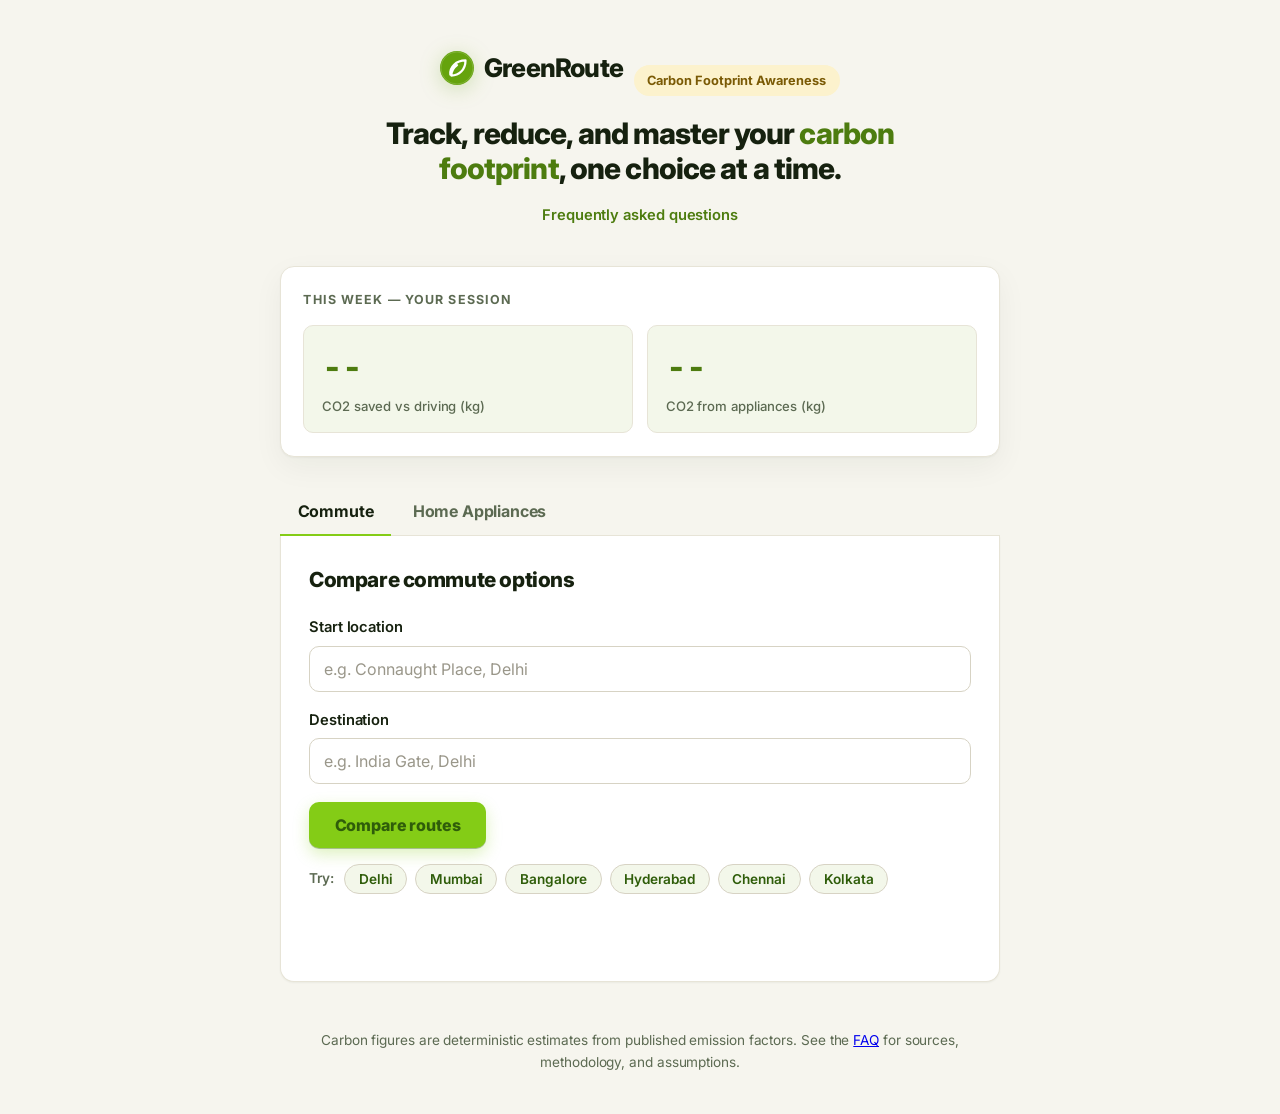
<file: frontend/index.html>
<!DOCTYPE html>
<html lang="en">
<head>
  <meta charset="UTF-8" />
  <meta name="viewport" content="width=device-width, initial-scale=1.0" />
  <meta name="description" content="GreenRoute compares the carbon footprint of your commute options and home appliance use." />
  <title>GreenRoute - Carbon Footprint Comparator</title>
  <link rel="icon" href="favicon.svg" type="image/svg+xml" />
  <link rel="preconnect" href="https://fonts.googleapis.com" />
  <link rel="preconnect" href="https://fonts.gstatic.com" crossorigin />
  <link href="https://fonts.googleapis.com/css2?family=Inter:wght@400;500;600;700;800;900&display=swap" rel="stylesheet" />
  <link rel="stylesheet" href="styles.css" />
</head>
<body>
  <a class="skip-link" href="#main">Skip to main content</a>

  <header class="site-header">
    <div class="brand">
      <span class="logo" aria-hidden="true">
        <svg viewBox="0 0 36 36" width="34" height="34" focusable="false">
          <circle cx="18" cy="18" r="18" fill="#65a30d" />
          <circle cx="18" cy="18" r="17" fill="none" stroke="#ffffff" stroke-opacity="0.18" />
          <path d="M11 25c-1-8 6-15 16-15 0 10-7 16-15 16 0-4 2-8 6-11" fill="none" stroke="#ffffff" stroke-width="2.4" stroke-linecap="round" stroke-linejoin="round" />
        </svg>
      </span>
      <span class="brand-name">GreenRoute</span>
    </div>
    <p class="pill">Carbon Footprint Awareness</p>
    <p class="tagline">Track, reduce, and master your <span class="hl">carbon footprint</span>, one choice at a time.</p>
    <nav class="top-nav" aria-label="Site">
      <a href="faq.html">Frequently asked questions</a>
    </nav>
  </header>

  <main id="main">
    <!-- Weekly stats banner -->
    <section class="stats" aria-labelledby="stats-heading">
      <h2 id="stats-heading">This week — your session</h2>
      <div class="stats-grid">
        <div class="stat">
          <span class="stat-value" id="stat-saved" aria-live="polite">--</span>
          <span class="stat-label">CO2 saved vs driving (kg)</span>
        </div>
        <div class="stat">
          <span class="stat-value" id="stat-appliance" aria-live="polite">--</span>
          <span class="stat-label">CO2 from appliances (kg)</span>
        </div>
      </div>
    </section>

    <!-- Tabs -->
    <div class="tabs" role="tablist" aria-label="Choose a calculator">
      <button id="tab-commute" class="tab" role="tab" aria-selected="true" aria-controls="panel-commute">
        Commute
      </button>
      <button id="tab-appliance" class="tab" role="tab" aria-selected="false" aria-controls="panel-appliance" tabindex="-1">
        Home Appliances
      </button>
    </div>

    <!-- Commute panel -->
    <section id="panel-commute" class="panel" role="tabpanel" aria-labelledby="tab-commute">
      <h2>Compare commute options</h2>
      <form id="commute-form" novalidate>
        <div class="field">
          <label for="start">Start location</label>
          <input type="text" id="start" name="start" autocomplete="off"
                 required aria-required="true" placeholder="e.g. Connaught Place, Delhi" />
        </div>
        <div class="field">
          <label for="destination">Destination</label>
          <input type="text" id="destination" name="destination" autocomplete="off"
                 required aria-required="true" placeholder="e.g. India Gate, Delhi" />
        </div>
        <button type="submit" class="btn-primary">Compare routes</button>
      </form>

      <div class="chips" role="group" aria-label="Example routes to try">
        <span class="chips-label">Try:</span>
        <button type="button" class="chip" data-start="Connaught Place, Delhi" data-dest="India Gate, Delhi">Delhi</button>
        <button type="button" class="chip" data-start="Bandra, Mumbai" data-dest="Andheri, Mumbai">Mumbai</button>
        <button type="button" class="chip" data-start="Koramangala, Bangalore" data-dest="MG Road, Bangalore">Bangalore</button>
        <button type="button" class="chip" data-start="Hitech City, Hyderabad" data-dest="Charminar, Hyderabad">Hyderabad</button>
        <button type="button" class="chip" data-start="T Nagar, Chennai" data-dest="Marina Beach, Chennai">Chennai</button>
        <button type="button" class="chip" data-start="Salt Lake, Kolkata" data-dest="Howrah, Kolkata">Kolkata</button>
      </div>

      <p id="commute-status" class="status" role="status" aria-live="polite"></p>
      <div id="commute-insight" class="tip" aria-live="polite"></div>

      <div id="commute-chart" class="chart" aria-hidden="true"></div>
      <ul id="commute-results" class="cards" aria-label="Route options, greenest first"></ul>

      <section id="followup" class="followup" hidden aria-labelledby="followup-heading">
        <h3 id="followup-heading">Ask the assistant</h3>
        <p class="followup-hint">Have a follow-up about these results? Ask anything.</p>
        <form id="ask-form" novalidate>
          <div class="ask-row">
            <label for="ask-input" class="visually-hidden">Your question</label>
            <input type="text" id="ask-input" name="ask-input"
                   placeholder="e.g. Why is cycling better than driving here?"
                   autocomplete="off" maxlength="500" />
            <button type="submit" class="btn-primary">Ask</button>
          </div>
        </form>
        <p id="ask-status" class="status" role="status" aria-live="polite"></p>
        <div id="ask-answer" class="ask-answer" aria-live="polite"></div>
      </section>
    </section>

    <!-- Appliance panel -->
    <section id="panel-appliance" class="panel" role="tabpanel" aria-labelledby="tab-appliance" hidden>
      <h2>Estimate home appliance carbon</h2>
      <form id="appliance-form" novalidate>
        <div class="field">
          <label for="appliance">Appliance</label>
          <select id="appliance" name="appliance" required aria-required="true">
            <option value="">Select an appliance</option>
          </select>
        </div>
        <div id="appliance-inputs"></div>
        <button type="submit" class="btn-primary">Estimate</button>
      </form>

      <p id="appliance-status" class="status" role="status" aria-live="polite"></p>
      <div id="appliance-result" class="appliance-result" aria-live="polite"></div>
    </section>
  </main>

  <footer class="site-footer">
    <p>
      Carbon figures are deterministic estimates from published emission factors.
      See the <a href="faq.html">FAQ</a> for sources, methodology, and assumptions.
    </p>
  </footer>

  <script src="app.js"></script>
</body>
</html>
</file>
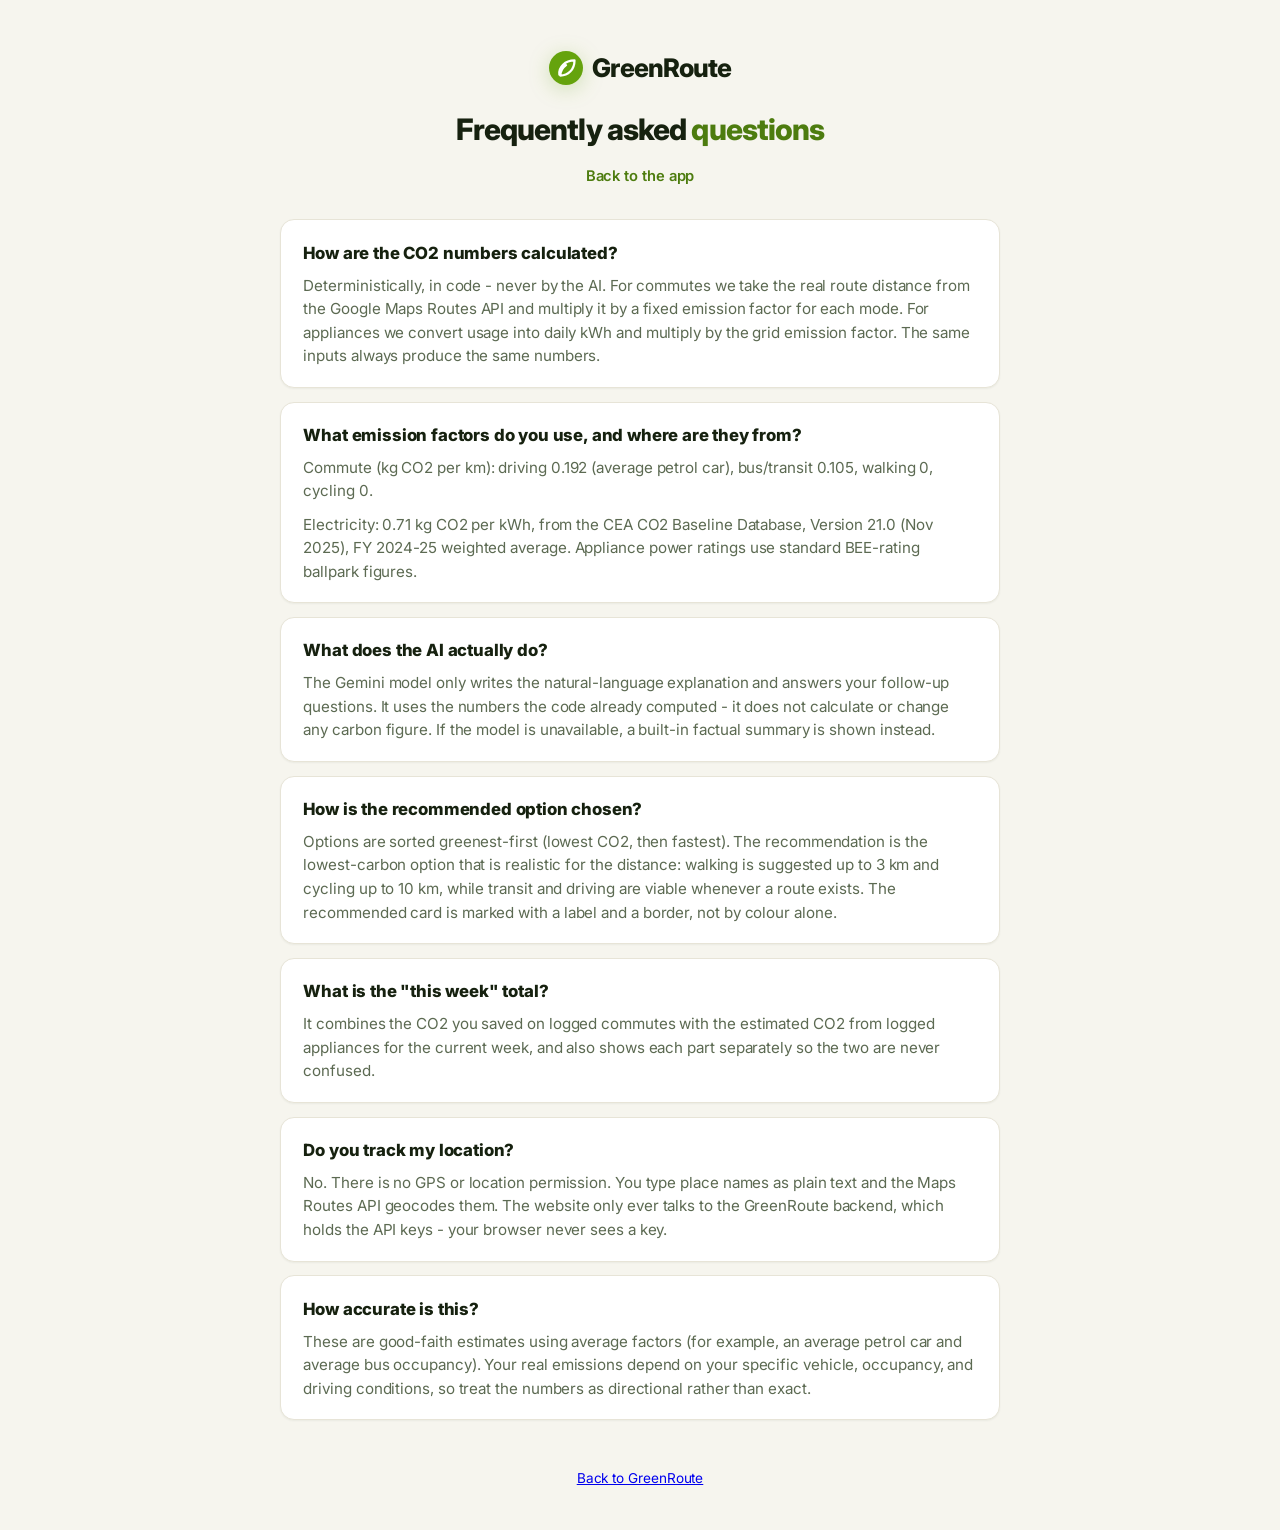
<file: frontend/faq.html>
<!DOCTYPE html>
<html lang="en">
<head>
  <meta charset="UTF-8" />
  <meta name="viewport" content="width=device-width, initial-scale=1.0" />
  <meta name="description" content="GreenRoute FAQ - methodology, emission factors, privacy, and assumptions." />
  <title>GreenRoute - FAQ</title>
  <link rel="icon" href="favicon.svg" type="image/svg+xml" />
  <link rel="preconnect" href="https://fonts.googleapis.com" />
  <link rel="preconnect" href="https://fonts.gstatic.com" crossorigin />
  <link href="https://fonts.googleapis.com/css2?family=Inter:wght@400;500;600;700;800;900&display=swap" rel="stylesheet" />
  <link rel="stylesheet" href="styles.css" />
</head>
<body>
  <a class="skip-link" href="#main">Skip to main content</a>

  <header class="site-header">
    <div class="brand">
      <span class="logo" aria-hidden="true">
        <svg viewBox="0 0 36 36" width="34" height="34" focusable="false">
          <circle cx="18" cy="18" r="18" fill="#65a30d" />
          <path d="M11 25c-1-8 6-15 16-15 0 10-7 16-15 16 0-4 2-8 6-11" fill="none" stroke="#ffffff" stroke-width="2.4" stroke-linecap="round" stroke-linejoin="round" />
        </svg>
      </span>
      <span class="brand-name">GreenRoute</span>
    </div>
    <p class="tagline">Frequently asked <span class="hl">questions</span></p>
    <nav class="top-nav" aria-label="Site">
      <a href="index.html">Back to the app</a>
    </nav>
  </header>

  <main id="main">
    <div class="faq-list">
      <article class="faq-item">
        <h2>How are the CO2 numbers calculated?</h2>
        <p>
          Deterministically, in code - never by the AI. For commutes we take the
          real route distance from the Google Maps Routes API and multiply it by a
          fixed emission factor for each mode. For appliances we convert usage into
          daily kWh and multiply by the grid emission factor. The same inputs always
          produce the same numbers.
        </p>
      </article>

      <article class="faq-item">
        <h2>What emission factors do you use, and where are they from?</h2>
        <p>
          Commute (kg CO2 per km): driving 0.192 (average petrol car), bus/transit
          0.105, walking 0, cycling 0.
        </p>
        <p>
          Electricity: 0.71 kg CO2 per kWh, from the CEA CO2 Baseline Database,
          Version 21.0 (Nov 2025), FY 2024-25 weighted average. Appliance power
          ratings use standard BEE-rating ballpark figures.
        </p>
      </article>

      <article class="faq-item">
        <h2>What does the AI actually do?</h2>
        <p>
          The Gemini model only writes the natural-language explanation and answers
          your follow-up questions. It uses the numbers the code already computed -
          it does not calculate or change any carbon figure. If the model is
          unavailable, a built-in factual summary is shown instead.
        </p>
      </article>

      <article class="faq-item">
        <h2>How is the recommended option chosen?</h2>
        <p>
          Options are sorted greenest-first (lowest CO2, then fastest). The
          recommendation is the lowest-carbon option that is realistic for the
          distance: walking is suggested up to 3 km and cycling up to 10 km, while
          transit and driving are viable whenever a route exists. The recommended
          card is marked with a label and a border, not by colour alone.
        </p>
      </article>

      <article class="faq-item">
        <h2>What is the "this week" total?</h2>
        <p>
          It combines the CO2 you saved on logged commutes with the estimated CO2
          from logged appliances for the current week, and also shows each part
          separately so the two are never confused.
        </p>
      </article>

      <article class="faq-item">
        <h2>Do you track my location?</h2>
        <p>
          No. There is no GPS or location permission. You type place names as plain
          text and the Maps Routes API geocodes them. The website only ever talks to
          the GreenRoute backend, which holds the API keys - your browser never sees
          a key.
        </p>
      </article>

      <article class="faq-item">
        <h2>How accurate is this?</h2>
        <p>
          These are good-faith estimates using average factors (for example, an
          average petrol car and average bus occupancy). Your real emissions depend
          on your specific vehicle, occupancy, and driving conditions, so treat the
          numbers as directional rather than exact.
        </p>
      </article>
    </div>
  </main>

  <footer class="site-footer">
    <p><a href="index.html">Back to GreenRoute</a></p>
  </footer>
</body>
</html>
</file>
<file: frontend/styles.css>
/*
  GreenRoute stylesheet -- single file, no UI libraries.

  Premium, calm eco aesthetic (no blue/violet/purple, no glassmorphism, no blur):
    - Inter typeface, generous spacing, tight heading tracking
    - warm paper background, white cards with hairline borders + soft depth
    - rich leaf-green palette; bright lime used only as an accent
    - bright yellow reserved for the "recommended" highlight

  Accessibility kept intact:
    - bright green is a background only behind DARK text (clears 4.5:1)
    - green-on-paper text uses the deep green
    - visible high-contrast focus rings; recommendation shown by badge + border
*/

:root {
  --bg: #f6f5ee;
  --surface: #ffffff;
  --surface-2: #f3f7ea;
  --ink: #16210f;
  --ink-soft: #5c6a52;
  --line: #e7e4d7;
  --line-strong: #d7d3c4;

  --green: #4d7c0f;        /* deep leaf green: text, links, numbers */
  --green-bright: #84cc16; /* lime accent + button background       */
  --green-bright-hi: #76ba12;
  --green-deep: #2f5d0a;

  --yellow: #f3c218;       /* recommended highlight                 */
  --yellow-soft: #fcf2cd;  /* pill background                       */
  --yellow-ink: #7a5a05;

  --danger: #9a2a17;

  --radius: 14px;
  --radius-sm: 10px;
  --shadow-sm: 0 1px 2px rgba(20, 30, 14, 0.05);
  --shadow: 0 1px 2px rgba(20, 30, 14, 0.04), 0 10px 30px rgba(20, 30, 14, 0.05);
  --shadow-btn: 0 1px 0 rgba(47, 93, 10, 0.35), 0 6px 16px rgba(132, 204, 22, 0.28);
  --font: "Inter", system-ui, -apple-system, "Segoe UI", Roboto, Arial, sans-serif;
}

* { box-sizing: border-box; }

html { -webkit-text-size-adjust: 100%; }

body {
  margin: 0;
  background: var(--bg);
  color: var(--ink);
  font-family: var(--font);
  font-size: 16px;
  line-height: 1.55;
  letter-spacing: -0.005em;
  -webkit-font-smoothing: antialiased;
  text-rendering: optimizeLegibility;
}

/* Skip link */
.skip-link {
  position: absolute;
  left: -999px;
  top: 0;
  background: var(--ink);
  color: #fff;
  padding: 0.6rem 1rem;
  border-radius: 0 0 var(--radius-sm) 0;
  z-index: 10;
  font-weight: 600;
}
.skip-link:focus { left: 0; }

/* Layout */
.site-header,
main,
.site-footer {
  max-width: 760px;
  margin: 0 auto;
  padding: 0 1.25rem;
}

.site-header {
  padding-top: 3rem;
  padding-bottom: 0.5rem;
  text-align: center;
}

.brand {
  display: inline-flex;
  align-items: center;
  gap: 0.6rem;
}
.logo {
  display: inline-flex;
  filter: drop-shadow(0 4px 10px rgba(101, 163, 13, 0.25));
}
.brand-name {
  font-size: 1.6rem;
  font-weight: 800;
  letter-spacing: -0.03em;
}

.pill {
  display: inline-block;
  margin: 0 0 0 0.4rem;
  padding: 0.34rem 0.85rem;
  background: var(--yellow-soft);
  color: var(--yellow-ink);
  border-radius: 999px;
  font-size: 0.8rem;
  font-weight: 700;
  letter-spacing: 0;
  vertical-align: middle;
}

.tagline {
  max-width: 34rem;
  margin: 1.25rem auto 0;
  font-size: 1.85rem;
  font-weight: 800;
  line-height: 1.18;
  letter-spacing: -0.03em;
  color: var(--ink);
}
.tagline .hl { color: var(--green); }

/* Weekly stats */
.stats {
  margin-top: 2rem;
  background: var(--surface);
  border: 1px solid var(--line);
  border-radius: var(--radius);
  box-shadow: var(--shadow);
  padding: 1.4rem;
}
.stats h2 {
  margin: 0 0 1rem;
  font-size: 0.78rem;
  font-weight: 700;
  text-transform: uppercase;
  letter-spacing: 0.09em;
  color: var(--ink-soft);
}
.stats-grid {
  display: grid;
  grid-template-columns: repeat(2, 1fr);
  gap: 0.9rem;
}
.stat {
  display: flex;
  flex-direction: column;
  gap: 0.25rem;
  padding: 1rem 1.1rem;
  background: var(--surface-2);
  border: 1px solid var(--line);
  border-radius: var(--radius-sm);
}
.stat-value {
  font-size: 2rem;
  font-weight: 800;
  letter-spacing: -0.03em;
  color: var(--green);
  font-variant-numeric: tabular-nums;
}
.stat-label {
  font-size: 0.82rem;
  color: var(--ink-soft);
  font-weight: 500;
}

/* Tabs */
.tabs {
  display: flex;
  gap: 0.25rem;
  margin: 2rem 0 0;
  border-bottom: 1px solid var(--line);
}
.tab {
  appearance: none;
  background: transparent;
  border: none;
  border-bottom: 2.5px solid transparent;
  margin-bottom: -1px;
  padding: 0.8rem 1.1rem;
  font-family: inherit;
  font-size: 1rem;
  font-weight: 700;
  letter-spacing: -0.01em;
  color: var(--ink-soft);
  cursor: pointer;
  transition: color 0.15s ease;
}
.tab[aria-selected="true"] {
  color: var(--ink);
  border-bottom-color: var(--green-bright);
}
.tab:hover { color: var(--ink); }

/* Panels */
.panel {
  background: var(--surface);
  border: 1px solid var(--line);
  border-top: none;
  border-radius: 0 0 var(--radius) var(--radius);
  padding: 1.75rem;
  box-shadow: var(--shadow-sm);
}
.panel h2 {
  margin: 0 0 1.25rem;
  font-size: 1.3rem;
  font-weight: 800;
  letter-spacing: -0.02em;
}

/* Forms */
.field { margin-bottom: 1.1rem; }
label {
  display: block;
  margin-bottom: 0.4rem;
  font-weight: 600;
  font-size: 0.92rem;
}
input,
select {
  width: 100%;
  padding: 0.75rem 0.85rem;
  font-size: 1rem;
  font-family: inherit;
  color: var(--ink);
  background: #fff;
  border: 1px solid var(--line-strong);
  border-radius: var(--radius-sm);
  transition: border-color 0.15s ease, box-shadow 0.15s ease;
}
input::placeholder { color: #9a978a; }
input:hover,
select:hover { border-color: #bdbaa8; }
input:focus,
select:focus {
  outline: none;
  border-color: var(--green);
  box-shadow: 0 0 0 3px rgba(77, 124, 15, 0.16);
}

.btn-primary {
  appearance: none;
  background: var(--green-bright);
  color: var(--green-deep);
  border: none;
  border-radius: var(--radius-sm);
  padding: 0.8rem 1.6rem;
  font-family: inherit;
  font-size: 1rem;
  font-weight: 800;
  letter-spacing: -0.01em;
  cursor: pointer;
  box-shadow: var(--shadow-btn);
  transition: transform 0.12s ease, background 0.15s ease, box-shadow 0.15s ease;
}
.btn-primary:hover {
  background: var(--green-bright-hi);
  transform: translateY(-1px);
}
.btn-primary:active { transform: translateY(0); }

.btn-secondary {
  appearance: none;
  background: #fff;
  color: var(--green);
  border: 1.5px solid var(--line-strong);
  border-radius: var(--radius-sm);
  padding: 0.55rem 1.05rem;
  font-family: inherit;
  font-size: 0.9rem;
  font-weight: 700;
  cursor: pointer;
  margin-top: 0.85rem;
  transition: border-color 0.15s ease, background 0.15s ease;
}
.btn-secondary:hover {
  background: var(--surface-2);
  border-color: var(--green-bright);
}

/* Visible keyboard focus */
a:focus-visible,
button:focus-visible,
input:focus-visible,
select:focus-visible,
.tab:focus-visible {
  outline: 3px solid var(--green);
  outline-offset: 2px;
}

/* Status + tip */
.status {
  margin: 1.1rem 0 0;
  font-weight: 600;
  font-size: 0.92rem;
  color: var(--ink-soft);
  min-height: 1.2rem;
}
.status.error { color: var(--danger); }
.tip {
  margin: 1rem 0 0;
  padding: 0.9rem 1.1rem;
  background: var(--surface-2);
  border: 1px solid var(--line);
  border-left: 4px solid var(--yellow);
  border-radius: 0 var(--radius-sm) var(--radius-sm) 0;
  font-size: 0.96rem;
  color: var(--ink);
}
.tip:empty { display: none; }

/* Result cards */
.cards {
  list-style: none;
  padding: 0;
  margin: 1.4rem 0 0;
  display: grid;
  gap: 0.85rem;
}
.card {
  border: 1px solid var(--line);
  border-radius: var(--radius);
  padding: 1.15rem 1.25rem;
  display: grid;
  grid-template-columns: 1fr auto;
  gap: 0.3rem 1rem;
  align-items: center;
  box-shadow: var(--shadow-sm);
  transition: border-color 0.15s ease, box-shadow 0.15s ease;
}
.card:hover { box-shadow: var(--shadow); }
.card.recommended {
  border: 1.5px solid var(--yellow);
  border-left: 6px solid var(--yellow);
  background: linear-gradient(0deg, #fffdf4, #fffdf4);
}
.card-mode {
  font-size: 1.15rem;
  font-weight: 800;
  letter-spacing: -0.01em;
  text-transform: capitalize;
}
.badge {
  display: inline-block;
  margin-left: 0.55rem;
  padding: 0.18rem 0.6rem;
  font-size: 0.7rem;
  font-weight: 800;
  text-transform: uppercase;
  letter-spacing: 0.05em;
  background: var(--yellow);
  color: var(--green-deep);
  border-radius: 999px;
  vertical-align: middle;
}
.card-meta {
  color: var(--ink-soft);
  font-size: 0.9rem;
  font-weight: 500;
}
.card-co2 {
  text-align: right;
  font-weight: 800;
  font-size: 1.2rem;
  letter-spacing: -0.02em;
  color: var(--green);
  grid-row: span 2;
  font-variant-numeric: tabular-nums;
}
.card-co2 small {
  display: block;
  font-weight: 500;
  font-size: 0.72rem;
  color: var(--ink-soft);
  letter-spacing: 0;
}
.card.not-viable { opacity: 0.65; }
.card-note {
  grid-column: 1 / -1;
  font-size: 0.85rem;
  color: var(--ink-soft);
}

/* Appliance result */
.appliance-result { margin-top: 1.4rem; }
.appliance-result:empty { display: none; }
.result-box {
  border: 1px solid var(--line);
  border-left: 6px solid var(--green-bright);
  border-radius: 0 var(--radius) var(--radius) 0;
  padding: 1.2rem 1.3rem;
  background: var(--surface-2);
}
.result-box dl {
  margin: 0;
  display: grid;
  grid-template-columns: auto 1fr;
  gap: 0.45rem 1.2rem;
}
.result-box dt {
  font-weight: 600;
  font-size: 0.92rem;
  color: var(--ink-soft);
}
.result-box dd {
  margin: 0;
  font-weight: 800;
  color: var(--green);
  font-variant-numeric: tabular-nums;
}

/* Footer */
.site-footer {
  margin: 3rem auto 2.5rem;
  color: var(--ink-soft);
  font-size: 0.85rem;
  text-align: center;
  line-height: 1.6;
}

/* Top nav (FAQ link) */
.top-nav { margin-top: 1rem; }
.top-nav a {
  color: var(--green);
  font-weight: 600;
  font-size: 0.92rem;
  text-decoration: none;
  border-bottom: 1.5px solid transparent;
}
.top-nav a:hover { border-bottom-color: var(--green-bright); }

/* Visually hidden (screen-reader only) */
.visually-hidden {
  position: absolute;
  width: 1px; height: 1px;
  padding: 0; margin: -1px;
  overflow: hidden; clip: rect(0, 0, 0, 0);
  white-space: nowrap; border: 0;
}

/* Quick location chips */
.chips {
  display: flex;
  flex-wrap: wrap;
  align-items: center;
  gap: 0.5rem;
  margin-top: 1rem;
}
.chips-label {
  font-size: 0.85rem;
  font-weight: 600;
  color: var(--ink-soft);
  margin-right: 0.15rem;
}
.chip {
  appearance: none;
  background: var(--surface-2);
  border: 1px solid var(--line-strong);
  border-radius: 999px;
  padding: 0.4rem 0.85rem;
  font-family: inherit;
  font-size: 0.85rem;
  font-weight: 600;
  color: var(--green-deep);
  cursor: pointer;
  transition: background 0.15s ease, border-color 0.15s ease, transform 0.1s ease;
}
.chip:hover {
  background: #e9f3d7;
  border-color: var(--green-bright);
  transform: translateY(-1px);
}

/* Bar chart */
.chart {
  margin-top: 1.4rem;
}
.chart:empty { display: none; }
.chart-title {
  font-size: 0.78rem;
  font-weight: 700;
  text-transform: uppercase;
  letter-spacing: 0.08em;
  color: var(--ink-soft);
  margin-bottom: 0.7rem;
}
.bar-row {
  display: grid;
  grid-template-columns: 5.5rem 1fr 3rem;
  align-items: center;
  gap: 0.75rem;
  margin-bottom: 0.5rem;
}
.bar-label {
  font-size: 0.9rem;
  font-weight: 600;
}
.bar-track {
  height: 0.85rem;
  background: var(--line);
  border-radius: 999px;
  overflow: hidden;
}
.bar-fill {
  display: block;
  height: 100%;
  border-radius: 999px;
  transition: width 0.4s ease;
}
.bar-value {
  text-align: right;
  font-size: 0.88rem;
  font-weight: 700;
  color: var(--ink);
  font-variant-numeric: tabular-nums;
}

/* Follow-up assistant */
.followup {
  margin-top: 1.75rem;
  padding-top: 1.5rem;
  border-top: 1px solid var(--line);
}
.followup h3 {
  margin: 0 0 0.2rem;
  font-size: 1.05rem;
  font-weight: 800;
  letter-spacing: -0.01em;
}
.followup-hint {
  margin: 0 0 0.85rem;
  font-size: 0.9rem;
  color: var(--ink-soft);
}
.ask-row {
  display: flex;
  gap: 0.6rem;
}
.ask-row input { flex: 1; }
.ask-answer {
  margin-top: 0.9rem;
}
.ask-answer:empty { display: none; }
.ask-answer:not(:empty) {
  padding: 1rem 1.15rem;
  background: var(--surface-2);
  border: 1px solid var(--line);
  border-left: 4px solid var(--green-bright);
  border-radius: 0 var(--radius-sm) var(--radius-sm) 0;
  font-size: 0.96rem;
}

/* FAQ page */
.faq-list { margin-top: 1.5rem; }
.faq-item {
  background: var(--surface);
  border: 1px solid var(--line);
  border-radius: var(--radius);
  box-shadow: var(--shadow-sm);
  padding: 1.2rem 1.4rem;
  margin-bottom: 0.85rem;
}
.faq-item h2 {
  margin: 0 0 0.5rem;
  font-size: 1.05rem;
  font-weight: 800;
  letter-spacing: -0.01em;
}
.faq-item p {
  margin: 0;
  color: var(--ink-soft);
  font-size: 0.95rem;
}
.faq-item p + p { margin-top: 0.6rem; }

/* Responsive */
@media (max-width: 560px) {
  .stats-grid { grid-template-columns: 1fr; }
  .tagline { font-size: 1.45rem; }
  .brand-name { font-size: 1.4rem; }
  .pill { display: inline-block; margin-top: 0.6rem; }
  .bar-row { grid-template-columns: 4.5rem 1fr 2.6rem; gap: 0.5rem; }
}

@media (prefers-reduced-motion: reduce) {
  * {
    transition: none !important;
    transform: none !important;
    animation: none !important;
  }
}
</file>
